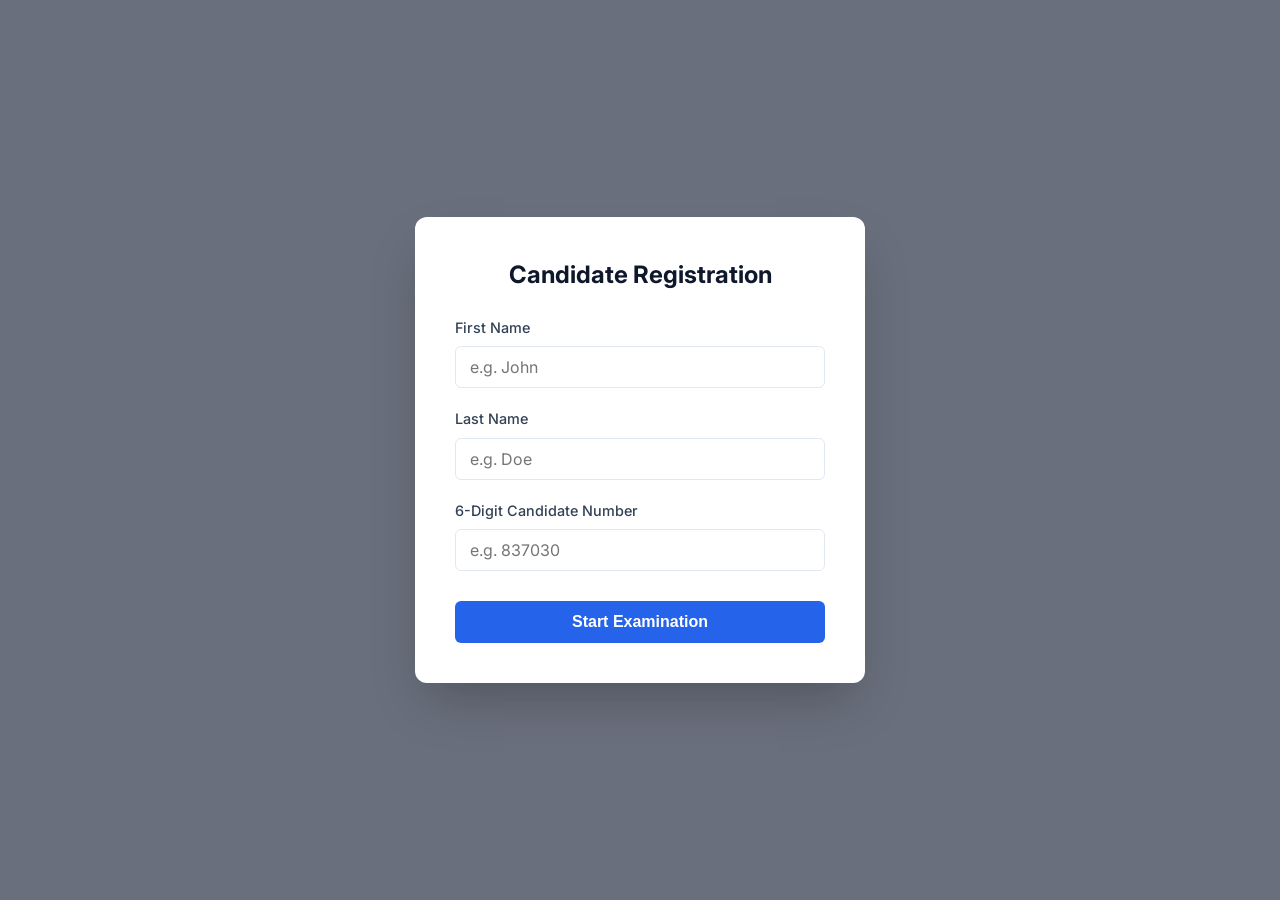
<file: combination.html>
<!DOCTYPE html>
<html lang="en">

<head>
    <meta charset="UTF-8">
    <meta name="viewport" content="width=device-width, initial-scale=1.0">
    <title>IELTS Professional Test Suite</title>
    <link href="https://fonts.googleapis.com/css2?family=Inter:wght@300;400;500;600;700&display=swap" rel="stylesheet">

    <style>
        /* =========================================
           1. CORE VARIABLES & RESET
           ========================================= */
        :root {
            --primary-color: #0f172a;
            /* Slate 900 */
            --primary-light: #334155;
            /* Slate 700 */
            --accent-color: #2563eb;
            /* Royal Blue */
            --accent-hover: #1d4ed8;
            --success-color: #059669;
            /* Emerald 600 */
            --success-bg: #ecfdf5;
            --bg-color: #f1f5f9;
            /* Slate 100 */
            --card-bg: #ffffff;
            --text-main: #1e293b;
            --text-muted: #64748b;
            --border-color: #e2e8f0;
            --shadow-sm: 0 1px 3px rgba(0, 0, 0, 0.1);
            --shadow-md: 0 4px 6px -1px rgba(0, 0, 0, 0.1), 0 2px 4px -1px rgba(0, 0, 0, 0.06);
            --shadow-lg: 0 10px 15px -3px rgba(0, 0, 0, 0.1), 0 4px 6px -2px rgba(0, 0, 0, 0.05);
            --radius: 8px;
        }

        * {
            margin: 0;
            padding: 0;
            box-sizing: border-box;
        }

        body {
            font-family: 'Inter', system-ui, -apple-system, sans-serif;
            background-color: var(--bg-color);
            color: var(--text-main);
            min-height: 100vh;
            min-height: 100dvh;
            display: flex;
            flex-wrap: wrap;
            justify-content: center;
            align-items: flex-start;
            padding: clamp(16px, 4vw, 40px) clamp(12px, 4vw, 20px);
            line-height: 1.5;
        }

        /* =========================================
           2. MAIN CONTAINER
           ========================================= */
        .container {
            background: var(--card-bg);
            border-radius: 12px;
            box-shadow: var(--shadow-lg);
            max-width: 900px;
            width: 100%;
            /* Keeps the card centred on every viewport, and vertically centred
               whenever there is spare room without clipping when there is not. */
            margin: auto;
            overflow: hidden;
            animation: slideIn 0.6s cubic-bezier(0.16, 1, 0.3, 1);
            border: 1px solid var(--border-color);
        }

        @keyframes slideIn {
            from {
                opacity: 0;
                transform: translateY(20px);
            }

            to {
                opacity: 1;
                transform: translateY(0);
            }
        }

        /* =========================================
           3. HEADER SECTION
           ========================================= */
        .header {
            background: var(--primary-color);
            color: white;
            padding: 40px 40px 30px;
            position: relative;
            text-align: left;
            /* Title and subtitle share the left column; the Reset Progress
               button owns the right column, so nothing runs under it. */
            display: grid;
            grid-template-columns: minmax(0, 1fr) auto;
            grid-template-areas:
                "title reset"
                "subtitle reset";
            align-items: start;
            column-gap: 24px;
            row-gap: 8px;
        }

        .header h1 {
            grid-area: title;
            font-size: 2em;
            font-weight: 700;
            margin: 0;
            letter-spacing: -0.025em;
        }

        .header p {
            grid-area: subtitle;
            color: #94a3b8;
            /* Slate 400 */
            font-size: 1.05em;
            max-width: 600px;
            margin: 0;
        }

        .reset-button {
            grid-area: reset;
            justify-self: end;
            align-self: start;
            position: static;
            background: rgba(255, 255, 255, 0.1);
            color: white;
            border: 1px solid rgba(255, 255, 255, 0.2);
            padding: 8px 16px;
            border-radius: var(--radius);
            font-size: 0.85em;
            cursor: pointer;
            transition: all 0.2s ease;
            font-weight: 500;
        }

        .reset-button:hover {
            background: rgba(255, 255, 255, 0.2);
        }

        /* =========================================
           4. TEST SECTIONS
           ========================================= */
        #testSectionsContainer {
            padding: 40px;
            display: grid;
            gap: 24px;
        }

        .test-section {
            background: white;
            border: 1px solid var(--border-color);
            border-radius: var(--radius);
            padding: 24px;
            display: flex;
            justify-content: space-between;
            align-items: center;
            transition: all 0.2s ease;
            position: relative;
            overflow: hidden;
        }

        .test-section::before {
            content: '';
            position: absolute;
            left: 0;
            top: 0;
            bottom: 0;
            width: 4px;
            background: var(--border-color);
            transition: background 0.3s;
        }

        .test-section:hover:not(.section-completed) {
            transform: translateY(-2px);
            box-shadow: var(--shadow-md);
            border-color: #cbd5e1;
        }

        .section-content {
            flex: 1;
            padding-right: 20px;
        }

        .test-section h2 {
            color: var(--primary-color);
            font-size: 1.25em;
            font-weight: 600;
            margin-bottom: 4px;
        }

        .test-section p {
            color: var(--text-muted);
            font-size: 0.95em;
            margin: 0;
        }

        /* Button Styling */
        .section-button {
            background: var(--accent-color);
            color: white;
            border: none;
            padding: 10px 24px;
            border-radius: 6px;
            font-size: 0.95em;
            cursor: pointer;
            transition: all 0.2s ease;
            font-weight: 500;
            white-space: nowrap;
            min-width: 160px;
        }

        .section-button:hover:not(:disabled) {
            background: var(--accent-hover);
            box-shadow: 0 4px 12px rgba(37, 99, 235, 0.2);
        }

        .section-button:disabled {
            background: #e2e8f0;
            color: var(--primary-light);
            cursor: not-allowed;
            box-shadow: none;
            /* No colour fade here: buttons are locked as the page loads, and
               fading leaves them unreadable for a moment. */
            transition: none;
        }

        /* Completed State */
        .section-completed {
            background: var(--success-bg);
            border-color: #a7f3d0;
        }

        .section-completed::before {
            background: var(--success-color);
        }

        .section-completed h2 {
            color: #065f46;
        }

        .section-completed .section-button {
            background: transparent !important;
            color: var(--success-color) !important;
            border: 1px solid var(--success-color);
            cursor: default;
        }

        /* Spinner */
        .section-button.loading {
            color: transparent;
            position: relative;
        }

        .section-button.loading::after {
            content: '';
            position: absolute;
            width: 16px;
            height: 16px;
            top: 50%;
            left: 50%;
            margin-left: -8px;
            margin-top: -8px;
            border: 2px solid white;
            border-radius: 50%;
            border-top-color: transparent;
            animation: spinner 0.6s linear infinite;
        }

        @keyframes spinner {
            to {
                transform: rotate(360deg);
            }
        }

        /* =========================================
           5. FINAL RESULTS
           ========================================= */
        #finalButtonContainer {
            display: none;
            padding: 40px;
            text-align: center;
            background: #f8fafc;
            border-top: 1px solid var(--border-color);
        }

        .final-message h2 {
            color: var(--primary-color);
            font-size: 1.8em;
            margin-bottom: 10px;
        }

        .final-message p {
            color: var(--text-muted);
            margin-bottom: 30px;
        }

        .final-button {
            background: var(--success-color);
            color: white;
            border: none;
            padding: 14px 32px;
            border-radius: 6px;
            font-size: 1.1em;
            cursor: pointer;
            transition: all 0.2s ease;
            font-weight: 600;
            box-shadow: 0 4px 6px rgba(5, 150, 105, 0.2);
        }

        .final-button:hover {
            background: #047857;
            transform: translateY(-1px);
        }

        .send-status {
            display: none;
            margin: 24px auto 0;
            max-width: 480px;
            align-items: center;
            justify-content: center;
            gap: 10px;
            padding: 14px 22px;
            border-radius: 8px;
            font-weight: 600;
            font-size: 1em;
            text-align: left;
        }
        .send-status.show { display: flex; }
        .send-status.pending { background: #f1f5f9; color: #475569; border: 1px solid var(--border-color); }
        .send-status.success { background: #ecfdf5; color: #047857; border: 1px solid #a7f3d0; }
        .send-status.failure { background: #fef2f2; color: #b91c1c; border: 1px solid #fecaca; }
        .send-status-icon { font-size: 1.2em; line-height: 1; }
        .retry-button {
            display: none;
            margin-left: auto;
            background: var(--accent-color);
            color: white;
            border: none;
            padding: 8px 18px;
            border-radius: 6px;
            font-size: 0.9em;
            font-weight: 600;
            cursor: pointer;
            transition: background 0.2s ease;
            white-space: nowrap;
        }
        .retry-button:hover { background: var(--accent-hover); }
        .retry-button:disabled { opacity: 0.6; cursor: default; }
        .send-status.failure .retry-button.show { display: inline-block; }

        /* =========================================
           6. MODALS
           ========================================= */
        .modal {
            display: none;
            position: fixed;
            z-index: 1000;
            left: 0;
            top: 0;
            width: 100%;
            height: 100%;
            padding: 20px;
            overflow-y: auto;
            background-color: rgba(15, 23, 42, 0.6);
            backdrop-filter: blur(4px);
            animation: fadeIn 0.3s;
        }

        /* While a dialog is open it is the only thing on screen: the page
           behind it is taken out of the layout instead of showing through. */
        body:has(.modal[style*="display: block"])>.container {
            display: none;
        }

        .modal-content {
            /* Absolute + auto margins centres the dialog both ways at any
               screen size, and internal scrolling keeps it usable when it is
               taller than the viewport. */
            position: absolute;
            top: 0;
            right: 0;
            bottom: 0;
            left: 0;
            margin: auto;
            height: fit-content;
            max-height: 100%;
            overflow-y: auto;
            background: white;
            padding: 40px;
            width: 90%;
            max-width: 450px;
            border-radius: 12px;
            box-shadow: 0 25px 50px -12px rgba(0, 0, 0, 0.25);
            animation: slideUp 0.3s cubic-bezier(0.16, 1, 0.3, 1);
        }

        @keyframes fadeIn {
            from {
                opacity: 0;
            }

            to {
                opacity: 1;
            }
        }

        @keyframes slideUp {
            from {
                transform: translateY(20px);
                opacity: 0;
            }

            to {
                transform: translateY(0);
                opacity: 1;
            }
        }

        .modal h2 {
            color: var(--primary-color);
            margin-bottom: 24px;
            font-size: 1.5em;
            text-align: center;
        }

        .modal h3 {
            color: var(--primary-color);
            margin-bottom: 16px;
            font-size: 1.25em;
        }

        .form-group {
            margin-bottom: 20px;
        }

        .form-group label {
            display: block;
            margin-bottom: 8px;
            color: var(--primary-light);
            font-weight: 500;
            font-size: 0.9em;
        }

        .form-group input {
            width: 100%;
            padding: 10px 14px;
            border: 1px solid var(--border-color);
            border-radius: 6px;
            font-size: 1em;
            transition: all 0.2s;
            font-family: inherit;
        }

        .form-group input:focus {
            outline: none;
            border-color: var(--accent-color);
            box-shadow: 0 0 0 3px rgba(37, 99, 235, 0.1);
        }

        .modal-button {
            background: var(--accent-color);
            color: white;
            border: none;
            padding: 12px;
            border-radius: 6px;
            font-size: 1em;
            cursor: pointer;
            width: 100%;
            font-weight: 600;
            margin-top: 10px;
        }

        .modal-actions {
            display: flex;
            gap: 12px;
            margin-top: 24px;
        }

        .modal-button.cancel {
            background: white;
            border: 1px solid var(--border-color);
            color: var(--text-main);
        }

        .modal-button.cancel:hover {
            background: #f8fafc;
        }

        .modal-button.confirm {
            background: #ef4444;
            color: white;
        }

        .modal-button.confirm:hover {
            background: #dc2626;
        }

        .error-message {
            color: #b91c1c;
            font-size: 0.85em;
            margin-top: 6px;
            display: none;
        }

        .error-message.show {
            display: block;
        }

        /* Alert Box */
        .alert-box {
            /* Sits in the page flow (own full-width row above the card) so a
               message never covers the header text, and stays pinned while
               the page is scrolled. */
            position: sticky;
            top: 8px;
            flex: 0 0 100%;
            width: 100%;
            max-width: 560px;
            margin: 0 auto;
            background: white;
            padding: 16px 24px;
            border-radius: 8px;
            box-shadow: var(--shadow-lg);
            border-left: 4px solid #ef4444;
            z-index: 2000;
            display: none;
            animation: slideDown 0.3s;
            font-weight: 500;
            color: var(--text-main);
        }

        .alert-box.success {
            border-left-color: var(--success-color);
        }

        .alert-box.show {
            display: block;
        }

        @keyframes slideDown {
            from {
                transform: translateY(-8px);
                opacity: 0;
            }

            to {
                transform: translateY(0);
                opacity: 1;
            }
        }

        /* Responsive */
        @media (max-width: 768px) {
            body {
                padding: 0;
            }

            .alert-box {
                flex: 0 0 auto;
                width: calc(100% - 16px);
                margin: 8px auto 0;
            }

            .container {
                border-radius: 0;
                min-height: 100vh;
                min-height: 100dvh;
                height: auto;
                display: flex;
                flex-direction: column;
            }

            .header {
                display: flex;
                flex-direction: column;
                align-items: flex-start;
                gap: 16px;
                padding: 28px 20px;
            }

            #testSectionsContainer {
                padding: 20px;
                flex: 1;
            }

            .modal {
                padding: 12px;
            }

            .modal-content {
                padding: 28px 20px;
            }

            .test-section {
                flex-direction: column;
                text-align: center;
            }

            .section-content {
                padding-right: 0;
                margin-bottom: 20px;
            }

            .test-section::before {
                width: 100%;
                height: 4px;
                left: 0;
                top: 0;
                bottom: auto;
            }

            .reset-button {
                position: static;
                align-self: flex-start;
            }
        }
    </style>
</head>

<body>
    <div id="alertBox" class="alert-box" role="alert" aria-live="polite">
        <span id="alertMessage"></span>
    </div>

    <div id="userModal" class="modal" role="dialog" aria-labelledby="modalTitle" aria-modal="true">
        <div class="modal-content">
            <h2 id="modalTitle">Candidate Registration</h2>
            <form id="userForm" novalidate>
                <div class="form-group">
                    <label for="firstName">First Name</label>
                    <input type="text" id="firstName" name="firstName" required minlength="2" maxlength="50"
                        placeholder="e.g. John">
                    <span id="firstNameError" class="error-message">Please enter at least 2 characters</span>
                </div>
                <div class="form-group">
                    <label for="lastName">Last Name</label>
                    <input type="text" id="lastName" name="lastName" required minlength="2" maxlength="50"
                        placeholder="e.g. Doe">
                    <span id="lastNameError" class="error-message">Please enter at least 2 characters</span>
                </div>
                <div class="form-group">
                    <label for="candidateNumber">6-Digit Candidate Number</label>
                    <input type="text" id="candidateNumber" name="candidateNumber" required pattern="[0-9]{6}"
                        placeholder="e.g. 837030">
                    <span id="candidateNumberError" class="error-message">Please enter a valid 6-digit candidate number</span>
                </div>
                <button type="submit" class="modal-button" id="startButton">Start Examination</button>
            </form>
        </div>
    </div>

    <div id="resetModal" class="modal" role="dialog" aria-labelledby="resetModalTitle" aria-modal="true">
        <div class="modal-content">
            <h3 id="resetModalTitle">Reset Progress?</h3>
            <p style="color: var(--text-muted);">Are you sure you want to reset all test progress? This action cannot be
                undone and will clear your current answers.</p>
            <div class="modal-actions">
                <button class="modal-button cancel" onclick="closeResetModal()">Cancel</button>
                <button class="modal-button confirm" onclick="confirmReset()">Reset Test</button>
            </div>
        </div>
    </div>

    <div class="container">
        <div class="header">
            <h1>IELTS Test Simulator</h1>
            <p>Official Candidate Assessment Portal. Please complete all sections sequentially.</p>
            <button class="reset-button" onclick="showResetModal()" aria-label="Reset Test Progress">
                Reset Progress
            </button>
        </div>

        <div id="testSectionsContainer">
            <div class="test-section" id="listeningSection">
                <div class="section-content">
                    <h2>Listening Module</h2>
                    <p>4 Sections, 40 Questions. Duration: 30 minutes.</p>
                </div>
                <button class="section-button" id="listeningButton" data-section="listening">
                    Start Listening
                </button>
            </div>

            <div class="test-section" id="readingSection">
                <div class="section-content">
                    <h2>Reading Module</h2>
                    <p>3 Passages, 40 Questions. Duration: 60 minutes.</p>
                </div>
                <button class="section-button" id="readingButton" data-section="reading">
                    Start Reading
                </button>
            </div>

            <div class="test-section" id="writingSection">
                <div class="section-content">
                    <h2>Writing Module</h2>
                    <p>Task 1 (Report) & Task 2 (Essay). Duration: 60 minutes.</p>
                </div>
                <button class="section-button" id="writingButton" data-section="writing">
                    Start Writing
                </button>
            </div>
        </div>

        <div id="finalButtonContainer">
            <div class="final-message">
                <h2>Examination Complete</h2>
                <p>You have successfully submitted all modules. Please click below to finalize your attempt and save
                    your record.</p>
            </div>
            <button class="final-button" id="generateResultsButton">
                Complete Test
            </button>
            <div id="sendStatus" class="send-status" role="status" aria-live="polite">
                <span id="sendStatusIcon" class="send-status-icon"></span>
                <span id="sendStatusText"></span>
                <button id="retrySendButton" class="retry-button" type="button">Try again</button>
            </div>
        </div>
    </div>

    <script>
        /**
         * IELTS Professional Test Suite - Logic Core
         */

        // ============================
        // 1. CONFIGURATION
        // ============================
        const CONFIG = {
            debug: false,
            debounceTime: 500, // ms
            minNameLen: 2,
            maxNameLen: 50,
            keys: {
                listening: { result: 'listening_results', status: 'listening_completed' },
                reading: { result: 'reading_results', status: 'reading_completed' },
                writing: { result: 'writing_results', status: 'writing_completed' },
                user: { first: 'ielts_first_name', last: 'ielts_last_name', candidateNumber: 'ielts_candidate_number' }
            }
        };

        // Google Apps Script Web App URL (Live Drive Results Script)
        const RESULTS_UPLOAD_URL = 'https://script.google.com/macros/s/AKfycbx_2KtfAOmA59QRSaXMFRkq0aa4ovsrjBPLcvFCX8JZSoVHC-oVf0i3dU6ju10KUaxS2w/exec';
        const clickTracker = new Map();

        // ============================
        // 2. INITIALIZATION & SESSION
        // ============================
        document.addEventListener('DOMContentLoaded', function () {
            checkUserIdentity();
            attachEventListeners();
            initializeState();
        });

        document.addEventListener('visibilitychange', function () {
            if (!document.hidden) initializeState();
        });

        // ============================
        // 3. CORE LOGIC
        // ============================
        function initializeState() {
            const isComplete = (key) => {
                return localStorage.getItem(key) === 'true' ||
                    localStorage.getItem(key.replace('_completed', 'Complete')) === 'true';
            };

            const status = {
                listening: isComplete(CONFIG.keys.listening.status),
                reading: isComplete(CONFIG.keys.reading.status),
                writing: isComplete(CONFIG.keys.writing.status)
            };

            updateSectionUI('listeningSection', 'listeningButton', !status.listening, status.listening);
            updateSectionUI('readingSection', 'readingButton', status.listening && !status.reading, status.reading);
            updateSectionUI('writingSection', 'writingButton', status.reading && !status.writing, status.writing);

            const container = document.getElementById('testSectionsContainer');
            const finalBtn = document.getElementById('finalButtonContainer');
            const allDone = status.listening && status.reading && status.writing;

            if (allDone) {
                container.style.display = 'none';
                finalBtn.style.display = 'block';
            } else {
                container.style.display = 'grid';
                finalBtn.style.display = 'none';
            }
        }

        function updateSectionUI(sectionId, btnId, isEnabled, isCompleted) {
            const section = document.getElementById(sectionId);
            const btn = document.getElementById(btnId);
            if (!section || !btn) return;

            btn.disabled = !isEnabled;

            if (isCompleted) {
                section.classList.add('section-completed');
                btn.textContent = 'Completed';
                btn.setAttribute('aria-label', 'Section Completed');
            } else {
                section.classList.remove('section-completed');
                if (btnId.includes('listening')) btn.textContent = 'Start Listening';
                if (btnId.includes('reading')) btn.textContent = 'Start Reading';
                if (btnId.includes('writing')) btn.textContent = 'Start Writing';
            }
        }

        function checkUserIdentity() {
            const first = localStorage.getItem(CONFIG.keys.user.first);
            const last = localStorage.getItem(CONFIG.keys.user.last);
            const cn = localStorage.getItem(CONFIG.keys.user.candidateNumber);
            if (!first || !last || !cn) {
                // Clear inputs to ensure fresh start
                document.getElementById('firstName').value = '';
                document.getElementById('lastName').value = '';
                document.getElementById('candidateNumber').value = '';
                document.getElementById('userModal').style.display = 'block';
            }
        }

        // ============================
        // 4. NAVIGATION & ACTIONS
        // ============================
        function debounce(func, delay, id) {
            return function (...args) {
                const now = Date.now();
                const last = clickTracker.get(id) || 0;
                if (now - last < delay) return;
                clickTracker.set(id, now);
                return func.apply(this, args);
            };
        }

        function handleSectionClick(event) {
            const button = event.currentTarget;
            const section = button.dataset.section;
            button.classList.add('loading');

            setTimeout(() => {
                // Ensure listening.html, reading.html, writing.html exist
                window.location.href = `${section}.html`;
            }, 300);
        }

        function resetTestProgress(keepUser = false) {
            Object.values(CONFIG.keys).forEach(group => {
                if (group.result) localStorage.removeItem(group.result);
                if (group.status) {
                    localStorage.removeItem(group.status);
                    localStorage.removeItem(group.status.replace('_completed', 'Complete'));
                }
            });

            // Clear Timer Data
            localStorage.removeItem('ielts_listening_start_ts');
            localStorage.removeItem('ielts_reading_target_time');

            // Clear Crash Recovery / Autosave Data
            localStorage.removeItem('ieltsListeningAnswers');         // Listening
            localStorage.removeItem('ielts_reading_autosave');        // Reading
            localStorage.removeItem('layout');
            localStorage.removeItem('nightMode');
            localStorage.removeItem('ielts_writing_autosave_task1');  // Writing Task 1
            localStorage.removeItem('ielts_writing_autosave_task2');  // Writing Task 2
            // --- FIX: Clear Writing Timer Data ---
            localStorage.removeItem('ielts_writing_timer_remaining');
            localStorage.removeItem('ielts_writing_timer_last_update');

            if (!keepUser) {
                localStorage.removeItem(CONFIG.keys.user.first);
                localStorage.removeItem(CONFIG.keys.user.last);
                localStorage.removeItem(CONFIG.keys.user.candidateNumber);
            }
            initializeState();
        }

        // ============================
        // 5. EVENT HANDLERS
        // ============================
        function attachEventListeners() {
            const form = document.getElementById('userForm');
            if (form) {
                form.addEventListener('submit', (e) => {
                    e.preventDefault();
                    const fInput = document.getElementById('firstName');
                    const lInput = document.getElementById('lastName');
                    const cInput = document.getElementById('candidateNumber');
                    if (validateInput(fInput) && validateInput(lInput) && validateCandidateNumber(cInput)) {
                        localStorage.setItem(CONFIG.keys.user.first, fInput.value.trim());
                        localStorage.setItem(CONFIG.keys.user.last, lInput.value.trim());
                        localStorage.setItem(CONFIG.keys.user.candidateNumber, cInput.value.trim());
                        document.getElementById('userModal').style.display = 'none';
                        showAlert('Registration complete. Good luck!', 'success');
                        initializeState();
                    }
                });
            }

            document.querySelectorAll('.section-button').forEach(btn => {
                btn.addEventListener('click', debounce(handleSectionClick, CONFIG.debounceTime, btn.id));
            });

            const genBtn = document.getElementById('generateResultsButton');
            if (genBtn) {
                genBtn.addEventListener('click', debounce(generateResults, CONFIG.debounceTime, 'gen-results'));
            }

            const retryBtn = document.getElementById('retrySendButton');
            if (retryBtn) {
                retryBtn.addEventListener('click', sendPendingUpload);
            }
        }

        function validateInput(input) {
            const val = input.value.trim();
            const errorSpan = document.getElementById(input.id + 'Error');
            if (val.length < CONFIG.minNameLen || val.length > CONFIG.maxNameLen) {
                input.classList.add('error');
                if (errorSpan) errorSpan.classList.add('show');
                return false;
            }
            input.classList.remove('error');
            if (errorSpan) errorSpan.classList.remove('show');
            return true;
        }

        function validateCandidateNumber(input) {
            const val = input.value.trim();
            const errorSpan = document.getElementById(input.id + 'Error');
            const isValid = /^[0-9]{6}$/.test(val);
            if (!isValid) {
                input.classList.add('error');
                if (errorSpan) errorSpan.classList.add('show');
                return false;
            }
            input.classList.remove('error');
            if (errorSpan) errorSpan.classList.remove('show');
            return true;
        }

        // ============================
        // 6. RESULT GENERATION
        // ============================
        let pendingUpload = null; // holds the last report so "Try again" can resend it

        function setSendStatus(state, text, showRetry) {
            const box = document.getElementById('sendStatus');
            if (!box) return;
            box.className = 'send-status show ' + state;
            document.getElementById('sendStatusIcon').textContent =
                state === 'success' ? '✓' : state === 'failure' ? '✗' : '⟳';
            document.getElementById('sendStatusText').textContent = text;
            document.getElementById('retrySendButton').classList.toggle('show', !!showRetry);
        }

        async function sendPendingUpload() {
            if (!pendingUpload) return false;
            const retry = document.getElementById('retrySendButton');
            retry.disabled = true;
            setSendStatus('pending', 'Sending results to your teacher…', false);
            const result = await uploadReport(pendingUpload);
            retry.disabled = false;
            if (result.ok) {
                setSendStatus('success', 'Result was sent to your teacher.', false);
                pendingUpload = null; // delivered — nothing left to retry
                return true;
            }
            setSendStatus('failure', 'Result was not sent. Connect to the internet, then tap Try again.', true);
            return false;
        }

        async function generateResults() {
            // EXTRACT FOLDER NAME (TEST NUMBER)
            const pathParts = window.location.pathname.split('/').filter(p => p.length > 0);
            // Get second to last item (parent folder of combination.html)
            const folderName = pathParts.length > 1 ? pathParts[pathParts.length - 2] : "Unknown_Test";

            const btn = document.getElementById('generateResultsButton');
            btn.disabled = true;
            btn.textContent = 'Processing...';

            try {
                const get = (k) => {
                    try { return JSON.parse(localStorage.getItem(k) || '{}'); }
                    catch (e) { return {}; }
                };

                let savedReg = null;
                try {
                  savedReg = JSON.parse(localStorage.getItem("mock_reg"));
                } catch (e) {}

                const realCN = (savedReg && (savedReg.candidateNumber || savedReg.CandidateNumber)) || localStorage.getItem(CONFIG.keys.user.candidateNumber) || '000000';
                let realFirst = localStorage.getItem(CONFIG.keys.user.first);
                let realLast = localStorage.getItem(CONFIG.keys.user.last);

                if (!realFirst && savedReg && savedReg.name) {
                  const parts = String(savedReg.name).trim().split(" ");
                  realFirst = parts[0] || 'Unknown';
                  realLast = parts.slice(1).join(" ") || 'Candidate';
                }

                const data = {
                    listening: get(CONFIG.keys.listening.result),
                    reading: get(CONFIG.keys.reading.result),
                    writing: get(CONFIG.keys.writing.result),
                    testID: folderName,
                    user: {
                        first: realFirst || 'Unknown',
                        last: realLast || 'Candidate',
                        candidateNumber: realCN
                    }
                };

                const report = buildReportHTML(data);

                // Filename: candidateNumber + name + scores + timestamp so the teacher's folder is scannable and collision-free
                const safeFirst = sanitize(data.user.first);
                const safeLast = sanitize(data.user.last);
                const safeCN = sanitize(data.user.candidateNumber);
                const lScore = data.listening.score || 0;
                const rScore = data.reading.score || 0;
                const now = new Date();
                const pad = (n) => String(n).padStart(2, '0');
                const stamp = `${now.getFullYear()}-${pad(now.getMonth() + 1)}-${pad(now.getDate())}_${pad(now.getHours())}-${pad(now.getMinutes())}`;
                const filename = `IELTS_${safeCN}_${safeFirst}_${safeLast}_L${lScore}_R${rScore}_${stamp}.html`;

                // Student always keeps their own copy
                downloadFile(report, filename, 'text/html;charset=utf-8');

                // Auto-send to the teacher
                pendingUpload = {
                    filename,
                    candidateNumber: data.user.candidateNumber,
                    candidate: `${data.user.first} ${data.user.last}`,
                    testID: folderName,
                    html: report
                };

                // Calculate band scores
                const lBand = bandText(LISTENING_BAND_TABLE, data.listening.score);
                const rBand = bandText(READING_BAND_TABLE, data.reading.score);

                // Auto-sync band scores to Cloudflare Worker & Google Sheets "Results" sheet (max 4s wait)
                try {
                    const WORKER_URL = 'https://mockform.gretogg77.workers.dev';
                    const apiEndpoint = (window.location.origin === WORKER_URL)
                        ? '/api?sheet=Results'
                        : `${WORKER_URL}/api?sheet=Results`;

                    const workerController = new AbortController();
                    const workerTimeout = setTimeout(() => workerController.abort(), 4000);

                    await fetch(apiEndpoint, {
                        method: 'POST',
                        headers: { 'Content-Type': 'application/json' },
                        body: JSON.stringify({
                            CandidateNumber: data.user.candidateNumber,
                            Name: `${data.user.first} ${data.user.last}`.trim(),
                            Listening: formatCommaScore(lBand),
                            Reading: formatCommaScore(rBand),
                            Writing: '-',
                            Speaking: '-',
                            Overall: '-',
                            TestID: folderName,
                            Timestamp: new Date().toLocaleString()
                        }),
                        signal: workerController.signal
                    }).finally(() => clearTimeout(workerTimeout));
                } catch (apiErr) {
                    console.warn('Sync to Cloudflare Worker sheet skipped/timed out:', apiErr);
                }

                btn.textContent = 'Sending results…';
                await sendPendingUpload();
                btn.disabled = false;
                btn.textContent = 'Download Results Again';

            } catch (e) {
                console.error(e);
                showAlert('Error finalizing test.', 'error');
                btn.disabled = false;
                btn.textContent = 'Download Results Again';
            }
        }

        const LISTENING_BAND_TABLE = [
            [39, 9], [37, 8.5], [35, 8], [32, 7.5], [30, 7],
            [26, 6.5], [23, 6], [18, 5.5], [16, 5], [13, 4.5], [11, 4]
        ];
        const READING_BAND_TABLE = [
            [39, 9], [37, 8.5], [35, 8], [33, 7.5], [30, 7],
            [27, 6.5], [23, 6], [18, 5.5], [15, 5], [13, 4.5],
            [10, 4], [8, 3.5], [6, 3], [4, 2.5]
        ];

        function bandText(table, raw) {
            const r = Number(raw) || 0;
            const hit = table.find(([cut]) => r >= cut);
            const val = hit ? String(hit[1]) : String(table[table.length - 1][1]);
            return val;
        }

        function formatCommaScore(val) {
            if (val == null) return "-";
            let s = String(val).trim();
            if (!s || s === "N/A" || s === "Pending" || s === "Pending Evaluation" || s === "Not Included") return "-";
            s = s.replace(/^below\s+/i, "");
            return s.replace(".", ",");
        }

        function esc(s) {
            return String(s == null ? '' : s)
                .replace(/&/g, '&amp;').replace(/</g, '&lt;')
                .replace(/>/g, '&gt;').replace(/"/g, '&quot;');
        }

        function wordCount(s) {
            const t = String(s || '').trim();
            return t ? t.split(/\s+/).length : 0;
        }

        function getAnswerRow(moduleData, i) {
            if (moduleData.breakdown && moduleData.breakdown[i]) {
                const q = moduleData.breakdown[i];
                return { user: q.userAnswer || '', correct: q.correctAnswer || '', ok: !!q.isCorrect };
            }
            if (moduleData.answers) {
                const ans = Array.isArray(moduleData.answers) ? moduleData.answers[i - 1] : moduleData.answers[i];
                if (ans && typeof ans === 'object') {
                    const user = ans.user || ans.answer || '';
                    const correct = ans.correct || ans.key || '';
                    const ok = ans.isCorrect !== undefined
                        ? !!ans.isCorrect
                        : String(user).toLowerCase().trim() === String(correct).toLowerCase().trim();
                    return { user, correct, ok };
                }
            }
            return null;
        }

        function answerTable(moduleData, from, to) {
            let rows = '';
            for (let i = from; i <= to; i++) {
                const r = getAnswerRow(moduleData, i) || { user: '', correct: '', ok: false };
                const noAnswer = !r.user || r.user === '(No Answer)';
                rows += '<tr class="' + (r.ok ? 'ok' : 'bad') + '">'
                    + '<td class="q col-q">' + i + '</td>'
                    + '<td class="col-ans">' + (noAnswer ? '<span class="none">&mdash;</span>' : esc(r.user)) + '</td>'
                    + '<td class="col-key">' + (r.correct ? esc(r.correct) : '<span class="none">&mdash;</span>') + '</td>'
                    + '<td class="mark col-mark">' + (r.ok ? '&#10003;' : '&#10007;') + '</td></tr>';
            }
            return '<div class="table-container"><table><thead><tr>'
                + '<th class="col-q">Q</th>'
                + '<th class="col-ans">Your Answer</th>'
                + '<th class="col-key">Correct Answer</th>'
                + '<th class="col-mark"></th>'
                + '</tr></thead><tbody>'
                + rows + '</tbody></table></div>';
        }

        function moduleSection(title, moduleData, bandTable, sectionClass) {
            if (!moduleData || Object.keys(moduleData).length === 0) {
                return '<section class="module">'
                    + '<div class="module-head ' + sectionClass + '"><h2>' + title + ' Module</h2></div>'
                    + '<div style="padding: 24px;"><p class="none">No data recorded.</p></div>'
                    + '</section>';
            }
            const total = moduleData.total || 40;
            const half = Math.ceil(total / 2);
            return '<section class="module">'
                + '<div class="module-head ' + sectionClass + '"><h2>' + title + ' Module</h2>'
                + '<div class="module-scores">'
                + '<span class="chip">Score <strong>' + (moduleData.score || 0) + ' / ' + total + '</strong></span>'
                + '<span class="chip band">Band <strong>' + bandText(bandTable, moduleData.score) + '</strong></span>'
                + '</div></div>'
                + '<div class="tables">' + answerTable(moduleData, 1, half) + answerTable(moduleData, half + 1, total) + '</div>'
                + '</section>';
        }

        function writingSection(w) {
            if (!w || Object.keys(w).length === 0) {
                return '<section class="module">'
                    + '<div class="module-head writing"><h2>Writing Module</h2></div>'
                    + '<div class="writing-padding"><p class="none">No data recorded.</p></div>'
                    + '</section>';
            }
            const block = (label, text, isQuestion) =>
                '<div class="task">'
                + '<div class="task-head"><h3>' + label + '</h3>'
                + (isQuestion ? '' : '<span class="chip"><strong>' + wordCount(text) + '</strong> words</span>')
                + '</div>'
                + '<div class="task-text' + (isQuestion ? ' question' : '') + '">'
                + (text ? esc(text) : '<span class="none">No response.</span>')
                + '</div></div>';
            return '<section class="module">'
                + '<div class="module-head writing"><h2>Writing Module</h2></div>'
                + '<div class="writing-padding">'
                + block('Task 1 — Response', w.task1, false)
                + (w.task2Question ? block('Task 2 — Question', w.task2Question, true) : '')
                + block('Task 2 — Response', w.task2, false)
                + '</div></section>';
        }

        function buildReportHTML(data) {
            const candidate = esc(data.user.first + ' ' + data.user.last);
            const dateStr = new Date().toLocaleString();
            const lBand = bandText(LISTENING_BAND_TABLE, data.listening.score);
            const rBand = bandText(READING_BAND_TABLE, data.reading.score);
            
            // Extract writing info safely
            const wCount1 = wordCount(data.writing ? data.writing.task1 : '');
            const wCount2 = wordCount(data.writing ? data.writing.task2 : '');

            return `<!DOCTYPE html>
<html lang="en">
<head>
<meta charset="UTF-8">
<title>IELTS Simulation Record — ${candidate}</title>
<link rel="preconnect" href="https://fonts.googleapis.com">
<link rel="preconnect" href="https://fonts.gstatic.com" crossorigin>
<link href="https://fonts.googleapis.com/css2?family=Inter:wght@400;500;600;700&display=swap" rel="stylesheet">
<style>
:root {
  --primary: #0f172a;
  --primary-light: #475569;
  --accent: #2563eb;
  --bg-page: #f8fafc;
  --bg-card: #ffffff;
  --border: #e2e8f0;
  --success: #15803d;
  --success-bg: #f0fdf4;
  --success-border: #bbf7d0;
  --danger: #b91c1c;
  --danger-bg: #fef2f2;
  --danger-border: #fecaca;
  --muted: #64748b;
}

* { margin: 0; padding: 0; box-sizing: border-box; }
body {
  font-family: 'Inter', -apple-system, sans-serif;
  color: var(--primary);
  background: var(--bg-page);
  padding: clamp(16px, 4vw, 40px) clamp(12px, 4vw, 20px);
  line-height: 1.6;
}

.sheet {
  max-width: 960px;
  width: 100%;
  margin: 0 auto;
  background: var(--bg-card);
  border-radius: 16px;
  border: 1px solid var(--border);
  box-shadow: 0 10px 25px -5px rgba(0, 0, 0, 0.05), 0 8px 10px -6px rgba(0, 0, 0, 0.05);
  padding: clamp(20px, 4vw, 48px);
}

header.report {
  border-bottom: 2px solid var(--border);
  padding-bottom: 24px;
  margin-bottom: 32px;
  display: flex;
  justify-content: space-between;
  align-items: flex-start;
  gap: 20px;
}

.brand-section h1 {
  font-size: 1.65rem;
  font-weight: 700;
  color: var(--primary);
  letter-spacing: -0.03em;
}

.brand-section .cand {
  font-size: 1.15rem;
  font-weight: 600;
  color: var(--accent);
  margin-top: 4px;
}

.meta-section {
  text-align: right;
  font-size: 0.85rem;
  color: var(--muted);
  line-height: 1.5;
}

.meta-section strong {
  color: var(--primary-light);
}

.summary {
  display: grid;
  grid-template-columns: repeat(3, 1fr);
  gap: 20px;
  margin-bottom: 40px;
}

.card {
  border: 1px solid var(--border);
  border-radius: 12px;
  padding: 20px;
  display: flex;
  flex-direction: column;
  justify-content: space-between;
  background: var(--bg-page);
  position: relative;
  overflow: hidden;
}

.card::before {
  content: '';
  position: absolute;
  top: 0;
  left: 0;
  width: 100%;
  height: 4px;
  background: var(--border);
}

.card.listening-card::before { background: var(--accent); }
.card.reading-card::before { background: #0ea5e9; }
.card.writing-card::before { background: #8b5cf6; }

.card-header {
  display: flex;
  justify-content: space-between;
  align-items: center;
  margin-bottom: 12px;
}

.card-title {
  font-size: 0.8rem;
  font-weight: 700;
  text-transform: uppercase;
  letter-spacing: 0.05em;
  color: var(--muted);
}

.card-body {
  display: flex;
  justify-content: space-between;
  align-items: flex-end;
}

.score-display {
  font-size: 1.5rem;
  font-weight: 700;
  color: var(--primary);
}

.score-display span {
  font-size: 0.9rem;
  font-weight: 500;
  color: var(--muted);
}

.band-badge {
  background: var(--accent);
  color: #fff;
  border-radius: 8px;
  padding: 6px 14px;
  text-align: center;
  box-shadow: 0 4px 6px -1px rgba(37, 99, 235, 0.15);
}

.card.reading-card .band-badge {
  background: #0ea5e9;
  box-shadow: 0 4px 6px -1px rgba(14, 165, 233, 0.15);
}

.band-badge small {
  display: block;
  font-size: 0.6rem;
  text-transform: uppercase;
  font-weight: 600;
  letter-spacing: 0.05em;
  opacity: 0.9;
}

.band-badge strong {
  font-size: 1.3rem;
  font-weight: 700;
}

.writing-summary-info {
  font-size: 0.85rem;
  color: var(--primary-light);
  font-weight: 500;
  line-height: 1.4;
}

.module {
  margin-bottom: 40px;
  border: 1px solid var(--border);
  border-radius: 12px;
  overflow: hidden;
  background: #fff;
}

.module-head {
  background: var(--bg-page);
  padding: 16px 24px;
  border-bottom: 1px solid var(--border);
  display: flex;
  justify-content: space-between;
  align-items: center;
  flex-wrap: wrap;
  gap: 12px;
}

.module-head h2 {
  font-size: 1.1rem;
  font-weight: 700;
  color: var(--primary);
  display: flex;
  align-items: center;
  gap: 8px;
}

.module-head h2::before {
  content: '';
  display: inline-block;
  width: 4px;
  height: 18px;
  background: var(--accent);
  border-radius: 2px;
}

.module-head.reading h2::before { background: #0ea5e9; }
.module-head.writing h2::before { background: #8b5cf6; }

.module-scores {
  display: flex;
  gap: 10px;
}

.chip {
  border: 1px solid var(--border);
  border-radius: 999px;
  padding: 4px 12px;
  font-size: 0.8rem;
  font-weight: 500;
  color: var(--primary-light);
  background: #fff;
}

.chip strong {
  color: var(--primary);
}

.chip.band {
  border-color: #bfdbfe;
  background: #eff6ff;
  color: #1d4ed8;
}

.module-head.reading .chip.band {
  border-color: #bae6fd;
  background: #f0f9ff;
  color: #0369a1;
}

.tables {
  display: grid;
  grid-template-columns: 1fr 1fr;
  gap: 24px;
  padding: 24px;
  align-items: start;
}

.table-container {
  border: 1px solid var(--border);
  border-radius: 8px;
  overflow: hidden;
}

table {
  width: 100%;
  border-collapse: collapse;
  font-size: 0.82rem;
  table-layout: fixed;
}

th {
  background: var(--bg-page);
  text-align: left;
  color: var(--muted);
  font-size: 0.65rem;
  font-weight: 700;
  text-transform: uppercase;
  letter-spacing: 0.05em;
  padding: 8px 12px;
  border-bottom: 1px solid var(--border);
}

th.col-q, td.col-q { width: 12%; text-align: center; }
th.col-ans, td.col-ans { width: 41%; }
th.col-key, td.col-key { width: 41%; }
th.col-mark, td.col-mark { width: 6%; text-align: center; }

td {
  padding: 6px 12px;
  border-bottom: 1px solid var(--border);
  word-break: break-word;
  vertical-align: middle;
}

tr:last-child td {
  border-bottom: none;
}

td.q {
  font-weight: 600;
  color: var(--muted);
  text-align: center;
}

td.mark {
  text-align: center;
  font-weight: 700;
  font-size: 0.9rem;
}

tr.ok td {
  background: var(--success-bg);
}

tr.ok td.mark {
  color: var(--success);
}

tr.bad td {
  background: var(--danger-bg);
}

tr.bad td.mark {
  color: var(--danger);
}

.none {
  color: var(--muted);
  font-style: italic;
}

.writing-padding {
  padding: 24px;
}

.task {
  margin-bottom: 24px;
  border: 1px solid var(--border);
  border-radius: 8px;
  overflow: hidden;
}

.task:last-child {
  margin-bottom: 0;
}

.task-head {
  background: var(--bg-page);
  padding: 12px 18px;
  border-bottom: 1px solid var(--border);
  display: flex;
  justify-content: space-between;
  align-items: center;
}

.task-head h3 {
  font-size: 0.88rem;
  font-weight: 600;
  color: var(--primary);
}

.task-text {
  padding: 18px;
  white-space: pre-wrap;
  font-size: 0.88rem;
  line-height: 1.6;
  color: var(--primary-light);
}

.task-text.question {
  background: #fafaf9;
  color: #57534e;
  font-style: italic;
  border-left: 3px solid #d6d3d1;
}

footer {
  text-align: center;
  color: var(--muted);
  font-size: 0.75rem;
  margin-top: 40px;
  border-top: 1px solid var(--border);
  padding-top: 20px;
}

@media print {
  body { background: #fff; padding: 0; }
  .sheet { box-shadow: none; border-radius: 0; padding: 0; border: none; max-width: none; }
  tr { page-break-inside: avoid; }
  .module { page-break-inside: avoid; border-radius: 0; }
  * { -webkit-print-color-adjust: exact; print-color-adjust: exact; }
}

@media (max-width: 768px) {
  body { padding: 12px; }
  .sheet { padding: 24px 18px; border-radius: 12px; }
  header.report { flex-direction: column; gap: 12px; }
  .summary { grid-template-columns: 1fr; gap: 16px; }
  .tables { grid-template-columns: 1fr; gap: 16px; }
}
</style>
</head>
<body>
<div class="sheet">
  <header class="report">
    <div class="brand-section">
      <h1>IELTS Simulation Result Record</h1>
      <div class="cand">${candidate}</div>
    </div>
    <div class="meta-section">
      Candidate No: <strong>${esc(data.user.candidateNumber)}</strong><br>
      Test ID: <strong>${esc(data.testID)}</strong><br>
      Date: <strong>${esc(dateStr)}</strong>
    </div>
  </header>
  
  <div class="summary">
    <div class="card listening-card">
      <div class="card-header">
        <span class="card-title">Listening Module</span>
      </div>
      <div class="card-body">
        <div class="score-display">${data.listening.score || 0} <span>/ 40</span></div>
        <div class="band-badge"><small>Band</small><strong>${lBand}</strong></div>
      </div>
    </div>
    
    <div class="card reading-card">
      <div class="card-header">
        <span class="card-title">Reading Module</span>
      </div>
      <div class="card-body">
        <div class="score-display">${data.reading.score || 0} <span>/ 40</span></div>
        <div class="band-badge"><small>Band</small><strong>${rBand}</strong></div>
      </div>
    </div>
    
    <div class="card writing-card">
      <div class="card-header">
        <span class="card-title">Writing Module</span>
      </div>
      <div class="card-body">
        <div class="writing-summary-info">
          Task 1: <strong>${wCount1}</strong> words<br>
          Task 2: <strong>${wCount2}</strong> words
        </div>
      </div>
    </div>
  </div>
  
  ${moduleSection('Listening', data.listening, LISTENING_BAND_TABLE, 'listening')}
  ${moduleSection('Reading', data.reading, READING_BAND_TABLE, 'reading')}
  ${writingSection(data.writing)}
  
  <footer>Generated by IELTS Simulator — open this file in a browser and press Ctrl+P to print or save as PDF</footer>
</div>
</body>
</html>`;
        }

        async function uploadReport(payload) {
            if (!RESULTS_UPLOAD_URL) return { skipped: true };
            const controller = new AbortController();
            const timer = setTimeout(() => controller.abort(), 45000);
            try {
                // Attempt 1: Standard upload with followed redirects
                const res = await fetch(RESULTS_UPLOAD_URL, {
                    method: 'POST',
                    redirect: 'follow',
                    headers: { 'Content-Type': 'text/plain;charset=utf-8' },
                    body: JSON.stringify(payload),
                    signal: controller.signal
                });
                const text = await res.text();
                let out = {};
                try { out = JSON.parse(text); } catch (_) {}
                if (res.ok && out.ok === true) {
                    return { ok: true, fileId: out.fileId };
                }
                throw new Error(out.error || `HTTP ${res.status}`);
            } catch (err) {
                console.warn('Standard upload blocked, using direct delivery fallback:', err);
                try {
                    // Attempt 2: Direct fallback mode (delivers payload without CORS blocking)
                    await fetch(RESULTS_UPLOAD_URL, {
                        method: 'POST',
                        mode: 'no-cors',
                        headers: { 'Content-Type': 'text/plain;charset=utf-8' },
                        body: JSON.stringify(payload)
                    });
                    return { ok: true, fallback: true };
                } catch (fallbackErr) {
                    console.error('Upload failed:', fallbackErr);
                    return { ok: false, error: String(fallbackErr) };
                }
            } finally {
                clearTimeout(timer);
            }
        }

        function downloadFile(content, filename, mime = 'text/plain;charset=utf-8') {
            const blob = new Blob([content], { type: mime });
            const url = window.URL.createObjectURL(blob);
            const a = document.createElement('a');
            a.style.display = 'none';
            a.href = url;
            a.download = filename;
            document.body.appendChild(a);
            a.click();
            setTimeout(() => {
                document.body.removeChild(a);
                window.URL.revokeObjectURL(url);
            }, 100);
        }

        function sanitize(str) {
            return str.replace(/[^a-z0-9]/gi, '_').substring(0, 15);
        }

        let alertTimer = null;
        function showAlert(msg, type, duration = 4000) {
            const box = document.getElementById('alertBox');
            if (!box) return;
            box.querySelector('#alertMessage').textContent = msg;
            box.className = `alert-box ${type} show`;
            if (alertTimer) clearTimeout(alertTimer);
            alertTimer = setTimeout(() => box.classList.remove('show'), duration);
        }

        // ============================
        // 7. GLOBAL EXPORTS
        // ============================
        window.showResetModal = () => document.getElementById('resetModal').style.display = 'block';
        window.closeResetModal = () => document.getElementById('resetModal').style.display = 'none';

        window.confirmReset = () => {
            // 1. Clear Data (False = delete user identity too)
            resetTestProgress(false);

            // 2. Close Modal
            closeResetModal();

            // 3. Reset UI Elements (Hide Final, Show Grid)
            document.getElementById('testSectionsContainer').style.display = 'grid';
            document.getElementById('finalButtonContainer').style.display = 'none';

            // 4. Trigger New Candidate Registration
            checkUserIdentity();

            // 5. Feedback
            showAlert('System reset. Ready for new candidate.', 'info');
        };
    </script>
</body>

</html>
</file>
